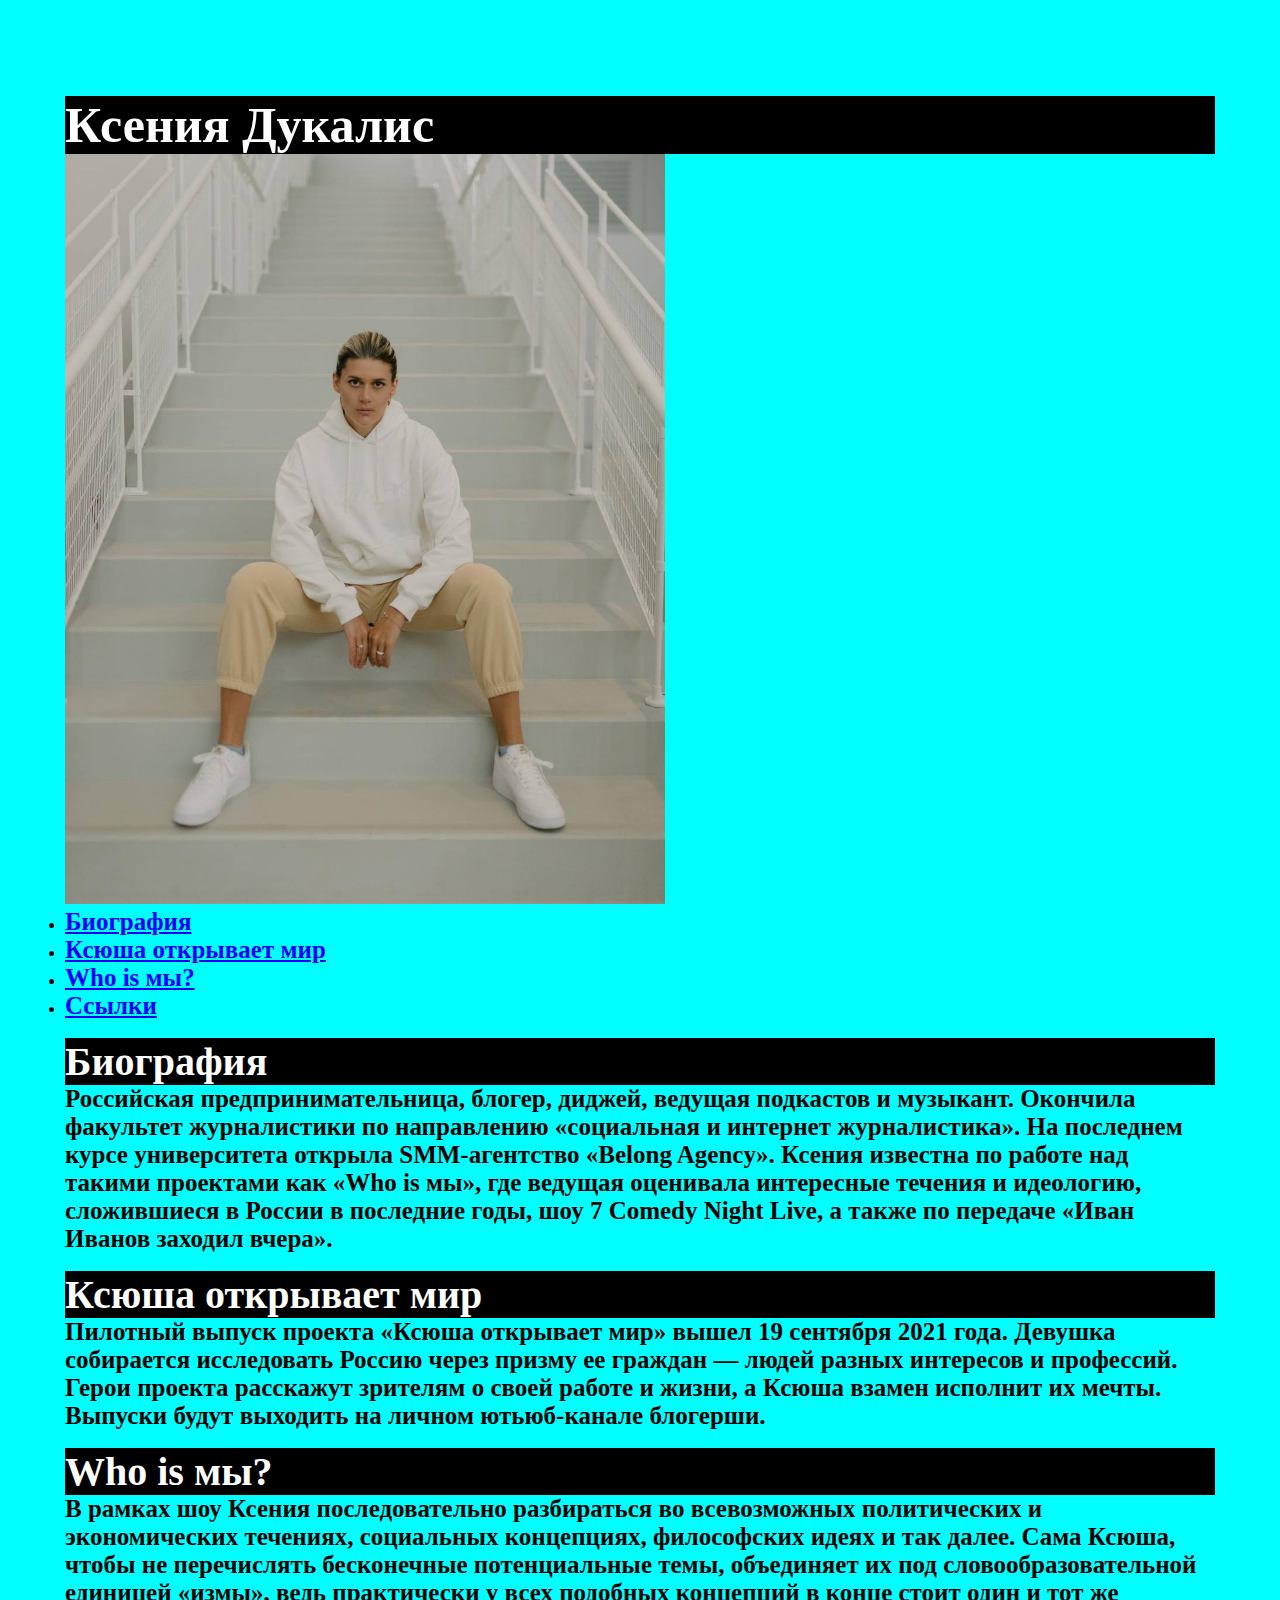
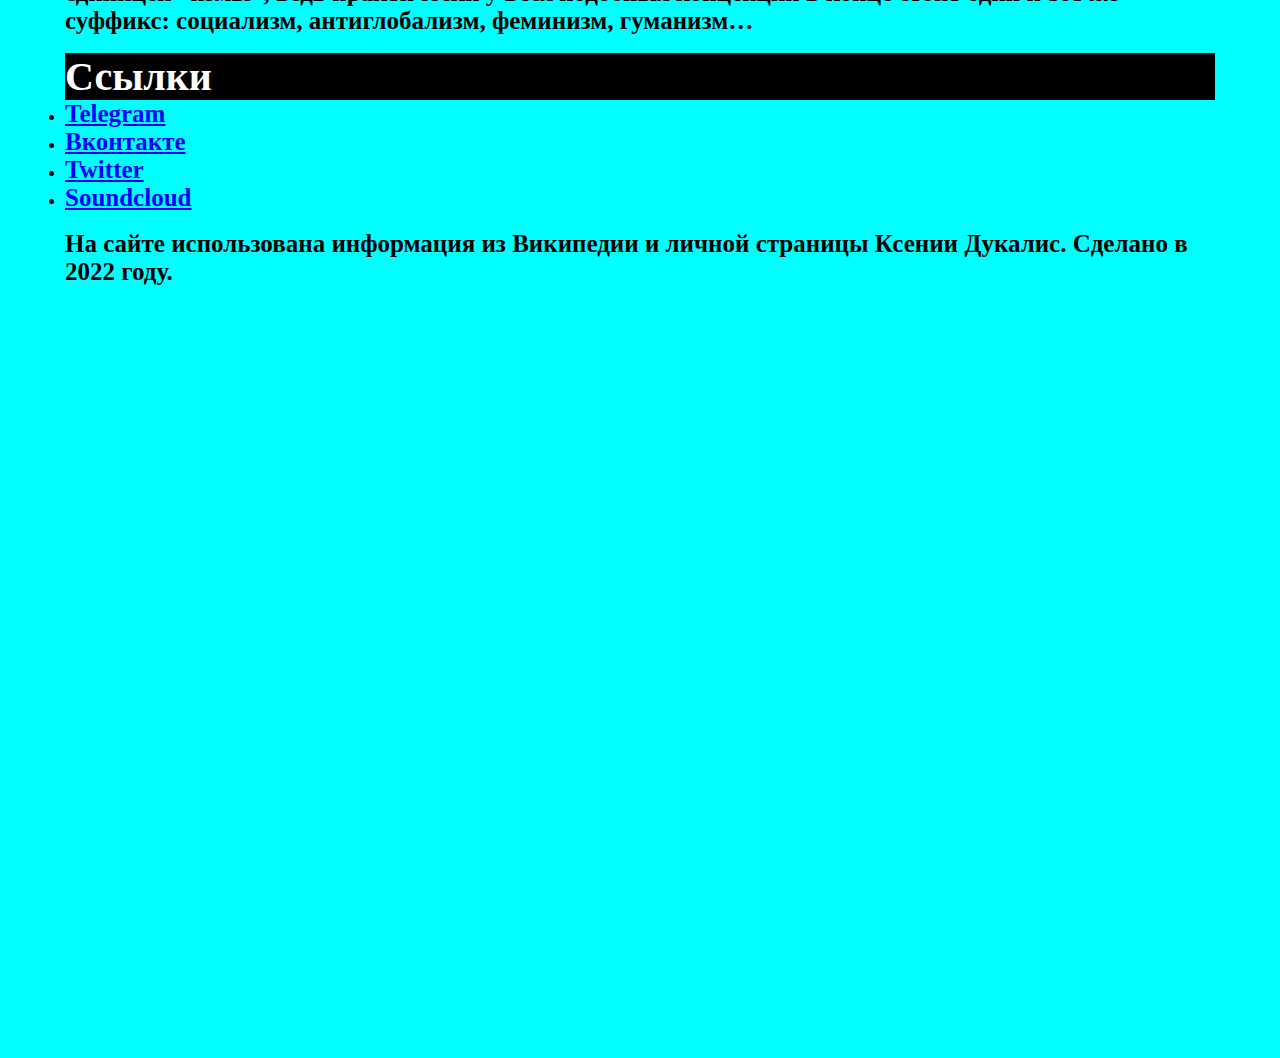
<file: 1_practice/index.html>
<!DOCTYPE html>
<html lang="en">
<head>
    <meta charset="UTF-8">
    <meta http-equiv="X-UA-Compatible" content="IE=edge">
    <meta name="viewport" content="width=device-width, initial-scale=1.0">
    <link rel="stylesheet" href="styles.css">
    <title>Ксения Дукалис</title>
</head>
<body>
    <div class="page">
        <h1>Ксения Дукалис</h1>
        <img src="images/photo1.jfif" alt="Ksenia Dukalis">
        <ul>
            <strong>
                <li>
                    <a href="#bio">Биография</a>
                </li>
        
                <li>
                    <a href="#open-world">Ксюша открывает мир</a>
                </li>
        
                <li>
                    <a href="#who-is">Who is мы?</a>
                </li>
        
                <li>
                    <a href="#links">Ссылки</a>
                </li>
            </strong>
        </ul>
        </br>

        <h2  id="bio">Биография</h2>
        <p>
            <strong>
                Российская предпринимательница, блогер, диджей, ведущая подкастов и музыкант. 
                Окончила факультет журналистики по направлению «социальная и интернет журналистика». 
                На последнем курсе университета открыла SMM-агентство «Belong Agency».
                Ксения известна по работе над такими проектами как «Who is мы», 
                где ведущая оценивала интересные течения и идеологию, сложившиеся в России в последние годы, 
                шоу 7 Comedy Night Live, а также по передаче «Иван Иванов заходил вчера».
            </strong>
        </p>
        </br>

        <h2  id="open-world">Ксюша открывает мир</h2>
        <p>
            <strong>
                Пилотный выпуск проекта «Ксюша открывает мир» вышел 19 сентября 2021 года. 
                Девушка собирается исследовать Россию через призму ее граждан — людей разных интересов и профессий. 
                Герои проекта расскажут зрителям о своей работе и жизни, а Ксюша взамен исполнит их мечты. 
                Выпуски будут выходить на личном ютьюб-канале блогерши.
            </strong>
        </p>
        </br>

        <h2 id="who-is">Who is мы?</h2>
        <p>
            <strong>
                В рамках шоу Ксения последовательно разбираться во всевозможных политических и экономических течениях, 
                социальных концепциях, философских идеях и так далее. Сама Ксюша, чтобы не перечислять бесконечные 
                потенциальные темы, объединяет их под словообразовательной единицей «измы», ведь практически у всех 
                подобных концепций в конце стоит один и тот же суффикс: социализм, антиглобализм, феминизм, гуманизм…
            </strong>
        </p>
        </br>

        <h2 id="links">Ссылки</h2>
        <ul>
            <strong>
                <li>
                    <a href="https://t.me/dukaliti" id="telegram">Telegram</a>
                </li>            
                    
                <li>
                    <a href="https://vk.com/k.dukalis" id="vk">Вконтакте</a>
                </li>
        
                <li>
                    <a href="https://twitter.com/kdukalis" id="twitter">Twitter</a>
                </li>
        
                <li>
                    <a href="https://soundcloud.com/kdukalis" id="soundcloud">Soundcloud</a>
                </li>
            </strong>
        </ul>
        </br>
        
        <footer>
            <p>
                <strong>
                    На сайте использована информация из Википедии и личной страницы Ксении Дукалис. Сделано в 2022 году.
                </strong>
            </p>
        </footer>
    </div>
    

</body>
</html>
</file>
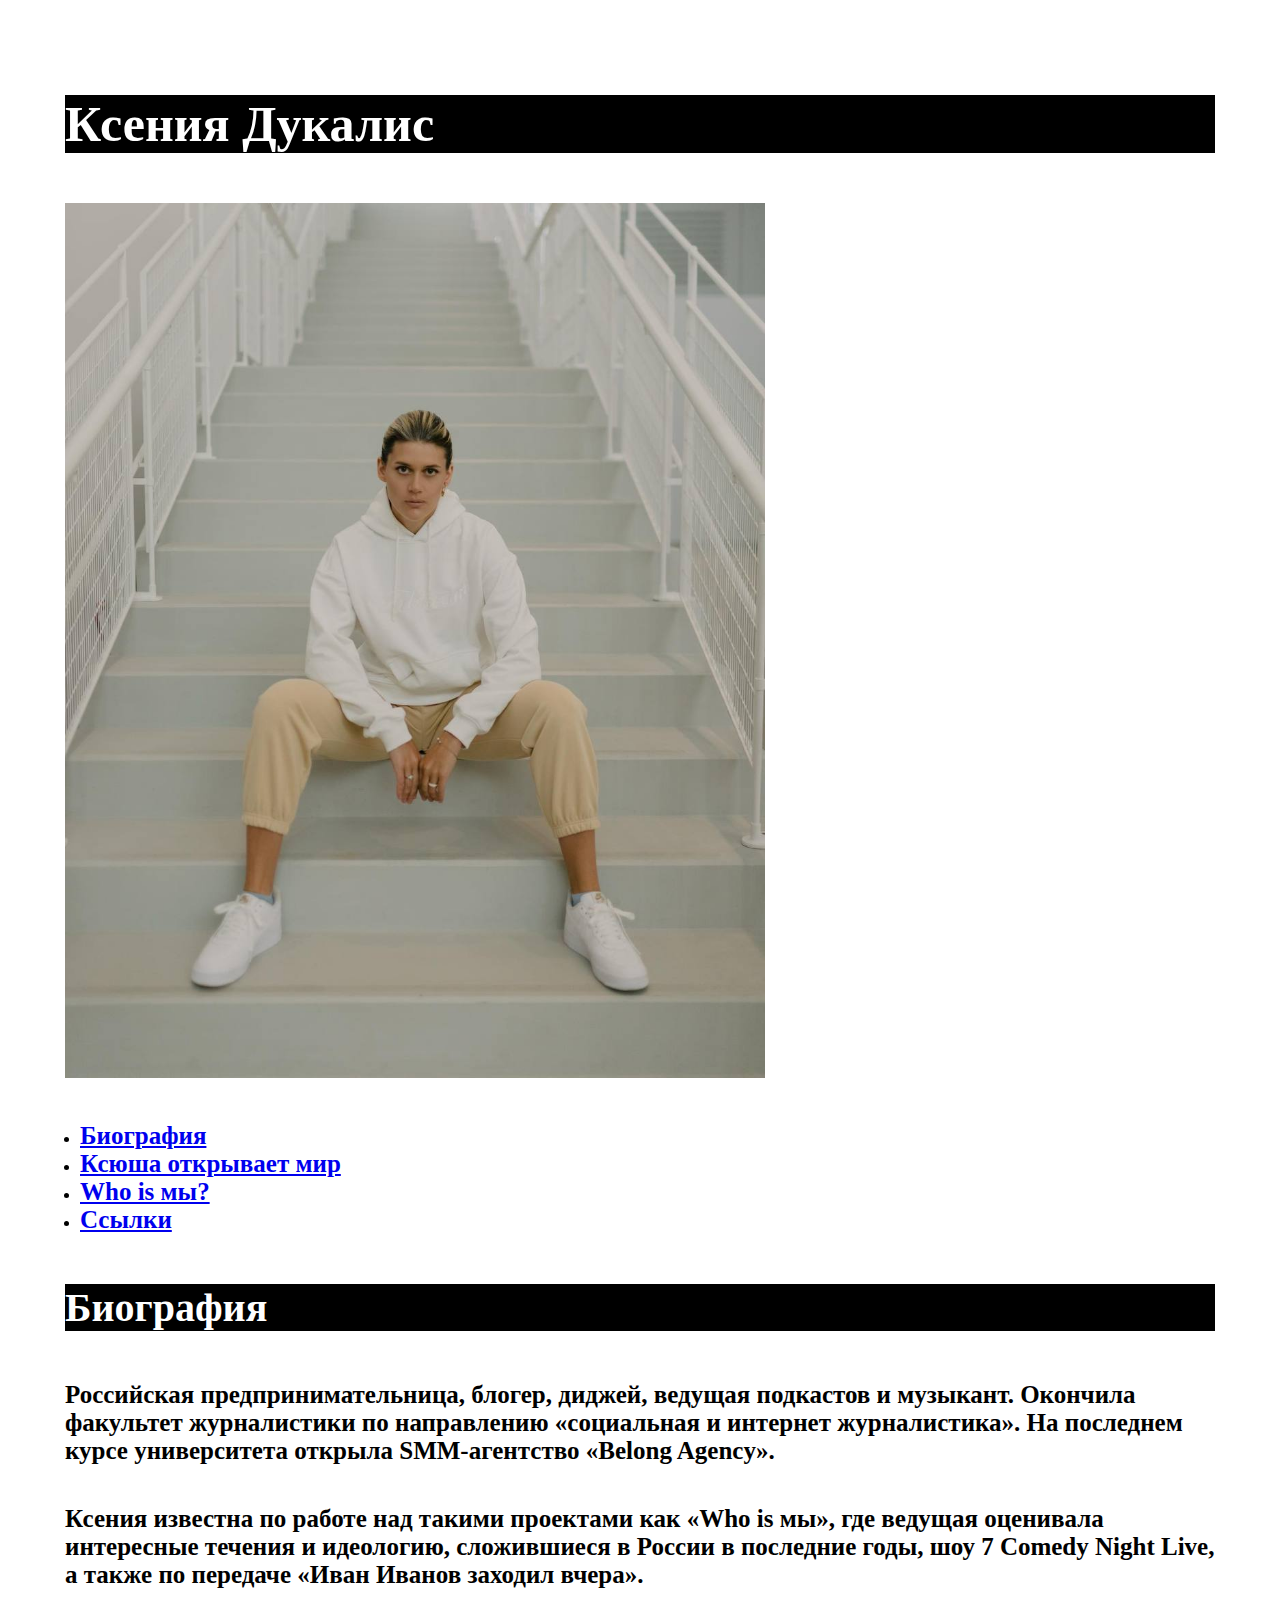
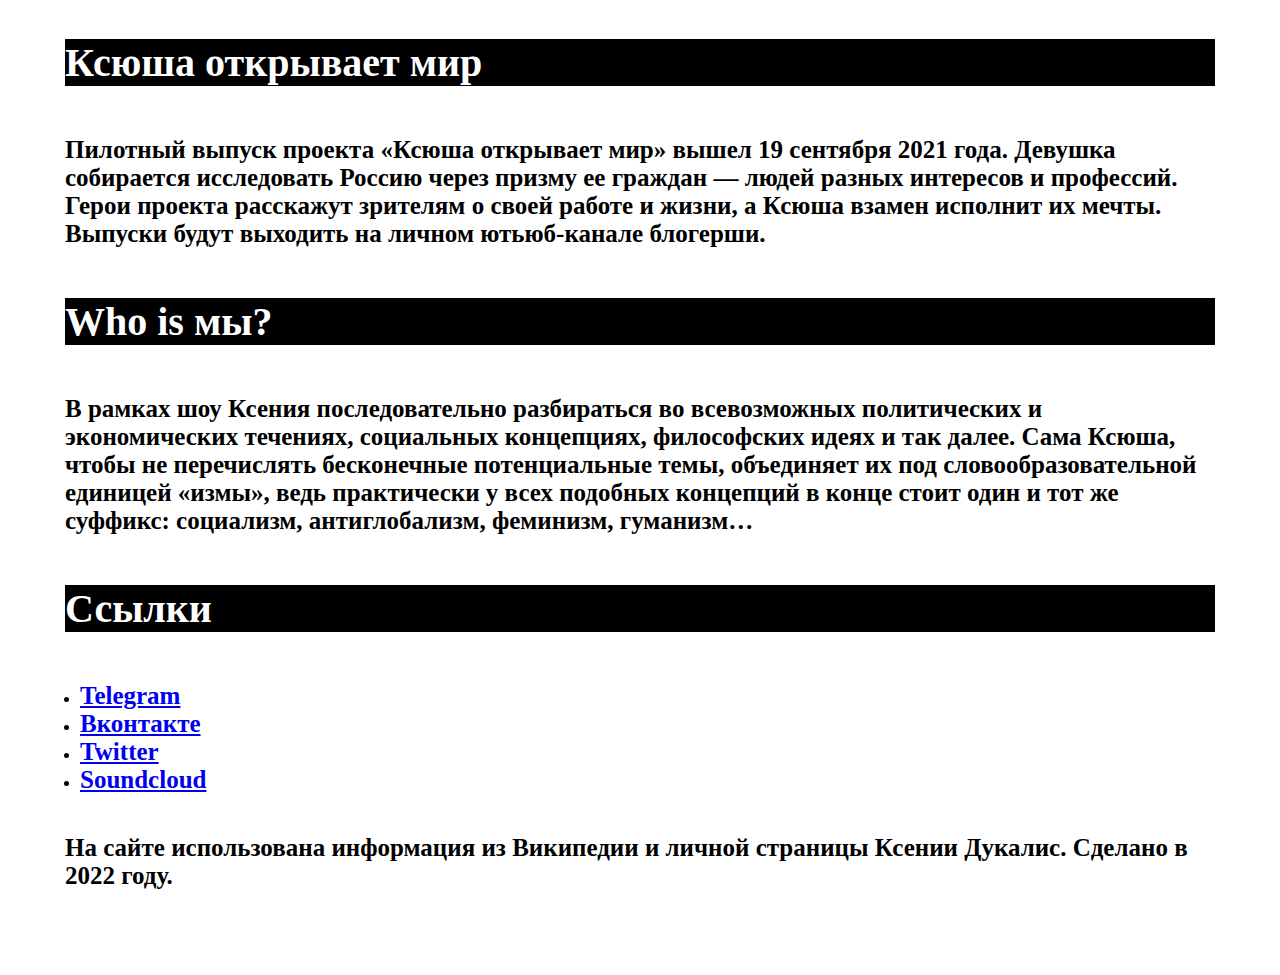
<file: 2_practice/index.html>
<!DOCTYPE html>
<html lang="en">
<head>
    <meta charset="UTF-8">
    <meta http-equiv="X-UA-Compatible" content="IE=edge">
    <meta name="viewport" content="width=device-width, initial-scale=1.0">
    <link rel="stylesheet" href="styles.css">
    <title>Ксения Дукалис</title>
</head>
<body>
    <div class="page">
        <h1>Ксения Дукалис</h1>
        <img src="images/photo1.jfif" alt="Ksenia Dukalis">

        <div class="navigation">
            <ul>
                <li>
                    <a href="#bio">Биография</a>
                </li>
            
                <li>
                    <a href="#open-world">Ксюша открывает мир</a>
                </li>
            
                <li>
                    <a href="#who-is">Who is мы?</a>
                </li>
            
                <li>
                    <a href="#links">Ссылки</a>
                </li>
            </ul>
        </div>

        <div class="content">
            <h2  id="bio">Биография</h2>
            <p>
                Российская предпринимательница, блогер, диджей, ведущая подкастов и музыкант. 
                Окончила факультет журналистики по направлению «социальная и интернет журналистика». 
                На последнем курсе университета открыла SMM-агентство «Belong Agency».
            </p>    
            <p>
                Ксения известна по работе над такими проектами как «Who is мы», 
                где ведущая оценивала интересные течения и идеологию, сложившиеся в России в последние годы, 
                шоу 7 Comedy Night Live, а также по передаче «Иван Иванов заходил вчера».
            </p>
            
            <h2  id="open-world">Ксюша открывает мир</h2>
            <p>
                Пилотный выпуск проекта «Ксюша открывает мир» вышел 19 сентября 2021 года. 
                Девушка собирается исследовать Россию через призму ее граждан — людей разных интересов и профессий. 
                Герои проекта расскажут зрителям о своей работе и жизни, а Ксюша взамен исполнит их мечты. 
                Выпуски будут выходить на личном ютьюб-канале блогерши.
            </p>

            <h2 id="who-is">Who is мы?</h2>
            <p>
                В рамках шоу Ксения последовательно разбираться во всевозможных политических и экономических течениях, 
                социальных концепциях, философских идеях и так далее. Сама Ксюша, чтобы не перечислять бесконечные 
                потенциальные темы, объединяет их под словообразовательной единицей «измы», ведь практически у всех 
                подобных концепций в конце стоит один и тот же суффикс: социализм, антиглобализм, феминизм, гуманизм…
            </p>
        </div>
        
        <div class="contacts">
            <h2 id="links">Ссылки</h2>
            <ul>
                <li>
                    <a href="https://t.me/dukaliti" id="telegram">Telegram</a>
                </li>            
                    
                <li>
                    <a href="https://vk.com/k.dukalis" id="vk">Вконтакте</a>
                </li>
        
                <li>
                    <a href="https://twitter.com/kdukalis" id="twitter">Twitter</a>
                </li>
        
                <li>
                    <a href="https://soundcloud.com/kdukalis" id="soundcloud">Soundcloud</a>
                </li>
            </ul>
        </div>

        <p>
            На сайте использована информация из Википедии и личной страницы Ксении Дукалис. Сделано в 2022 году.
        </p>
    </div>
</div>
</body>
</html>
</file>
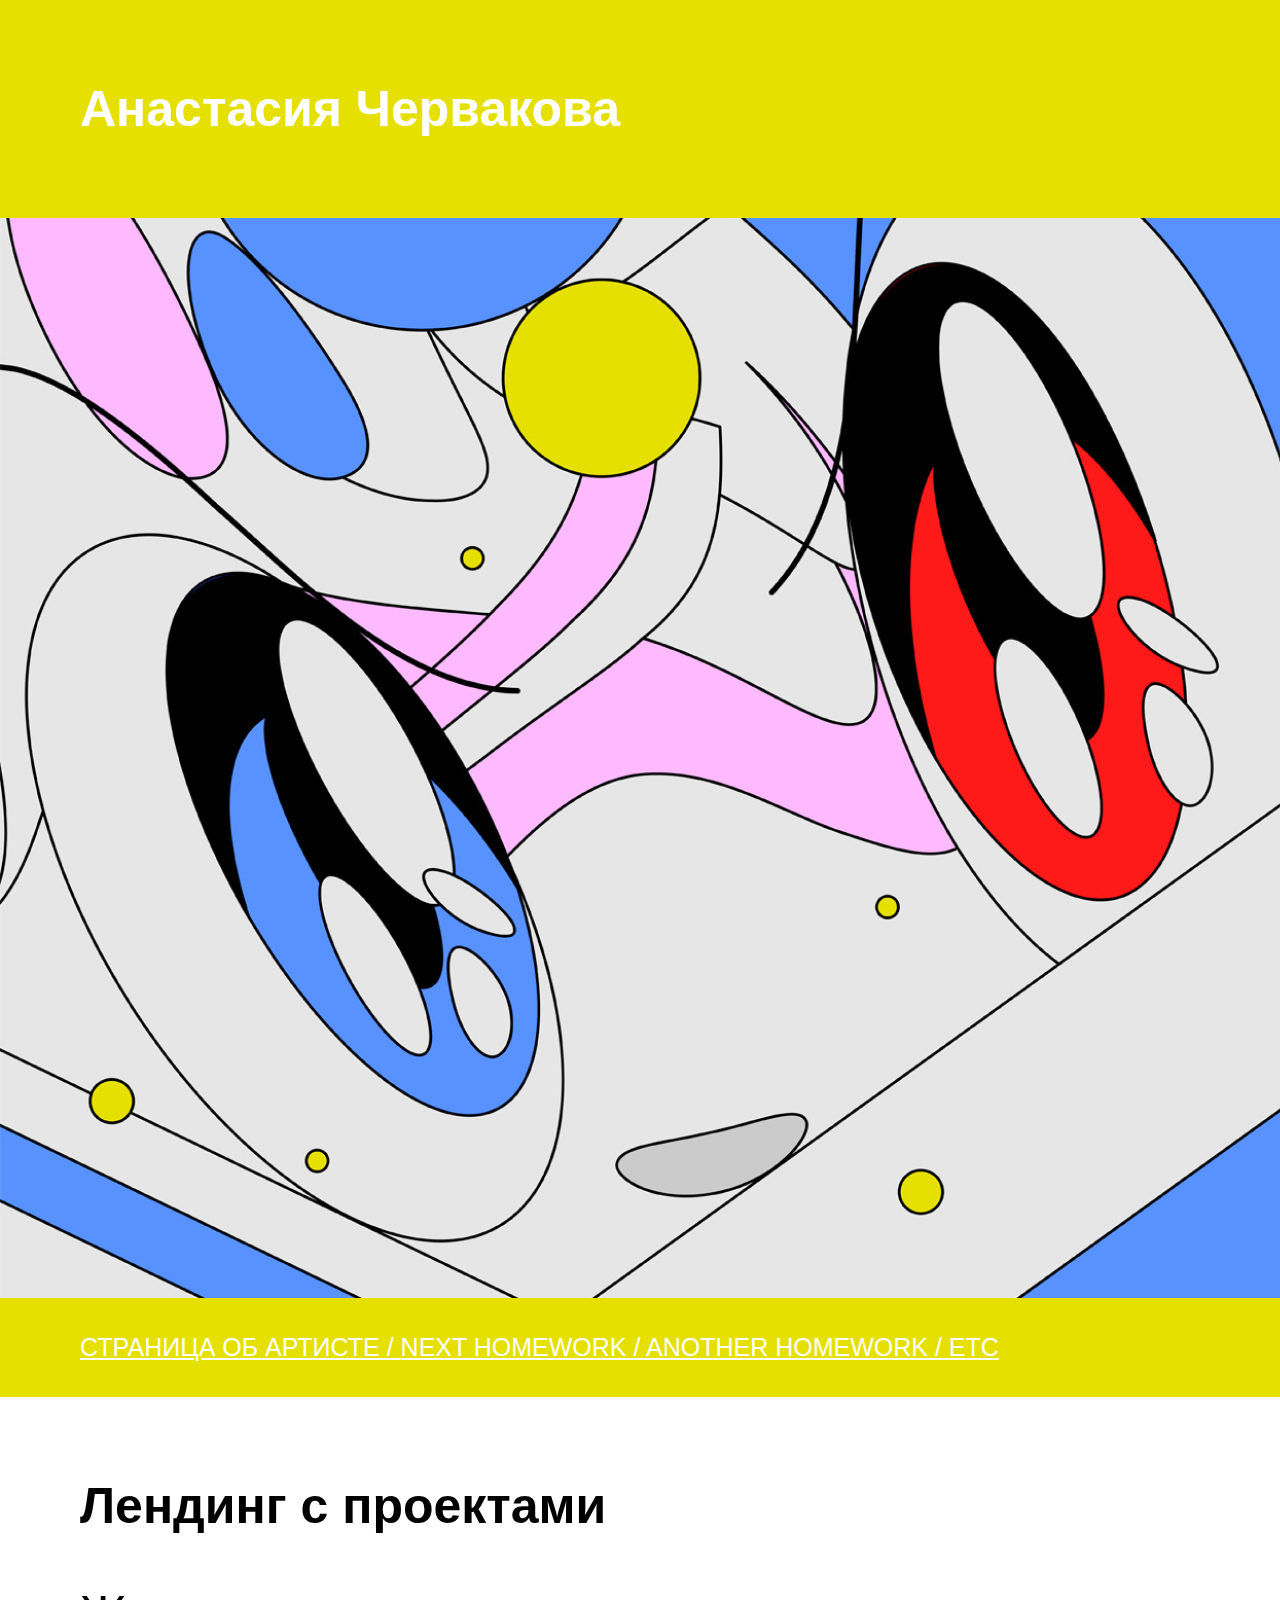
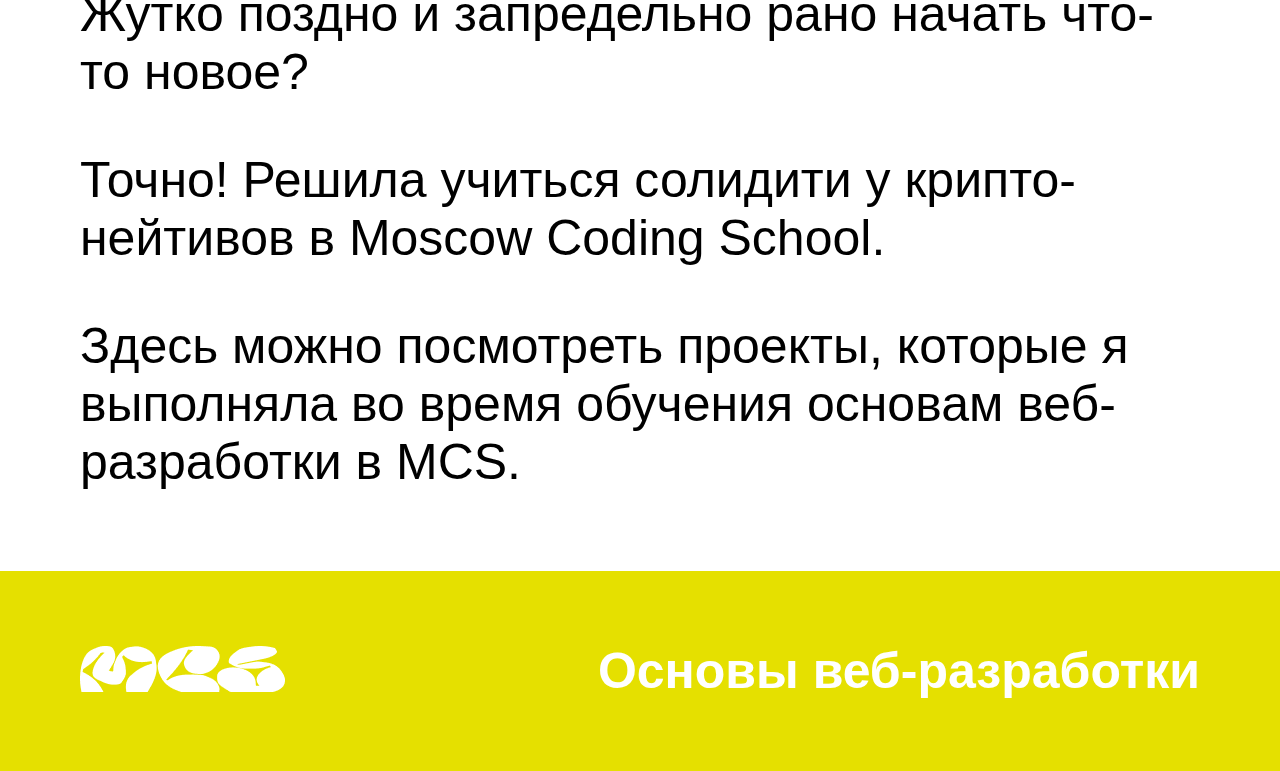
<file: 3_practice/index.html>
<!DOCTYPE html>
<html lang="en">
<head>
    <meta charset="UTF-8">
    <meta http-equiv="X-UA-Compatible" content="IE=edge">
    <meta name="viewport" content="width=device-width, initial-scale=1.0">
    <link rel="stylesheet" href="styles.css">
    <title>Landing</title>
</head>
<body>
    <div class="page">

        <div class="header yellow">
            <p>Анастасия Червакова</p>
        </div>

        <div class="image"></div>

        <div class="links yellow">
            <a href="../2_practice/index.html">СТРАНИЦА ОБ АРТИСТЕ / </a>
            <a href="../4_practice/index.html">NEXT HOMEWORK / </a>
            <a href=""> ANOTHER HOMEWORK / </a>
            <a href=""> ETC</a>   
        </div>

    
        <div class="about">
            <p>Лендинг с проектами</p>

            <p>
                Жутко поздно и запредельно рано начать что-то новое? 
            </p>
    
            <p>
                Точно! Решила учиться солидити у крипто-нейтивов в Moscow Coding School.
            </p>
            
            <p>
                Здесь можно посмотреть проекты, которые я выполняла во время обучения основам
                веб-разработки в MCS.
            </p>
        </div>
    
        <div class="footer yellow">
            <div class="logo">
                <img src="images/logo.png">
            </div>

            <div class="info">
                <p>Основы веб-разработки</p>
            </div>
        </div>

    </div>
</body>
</html>
</file>
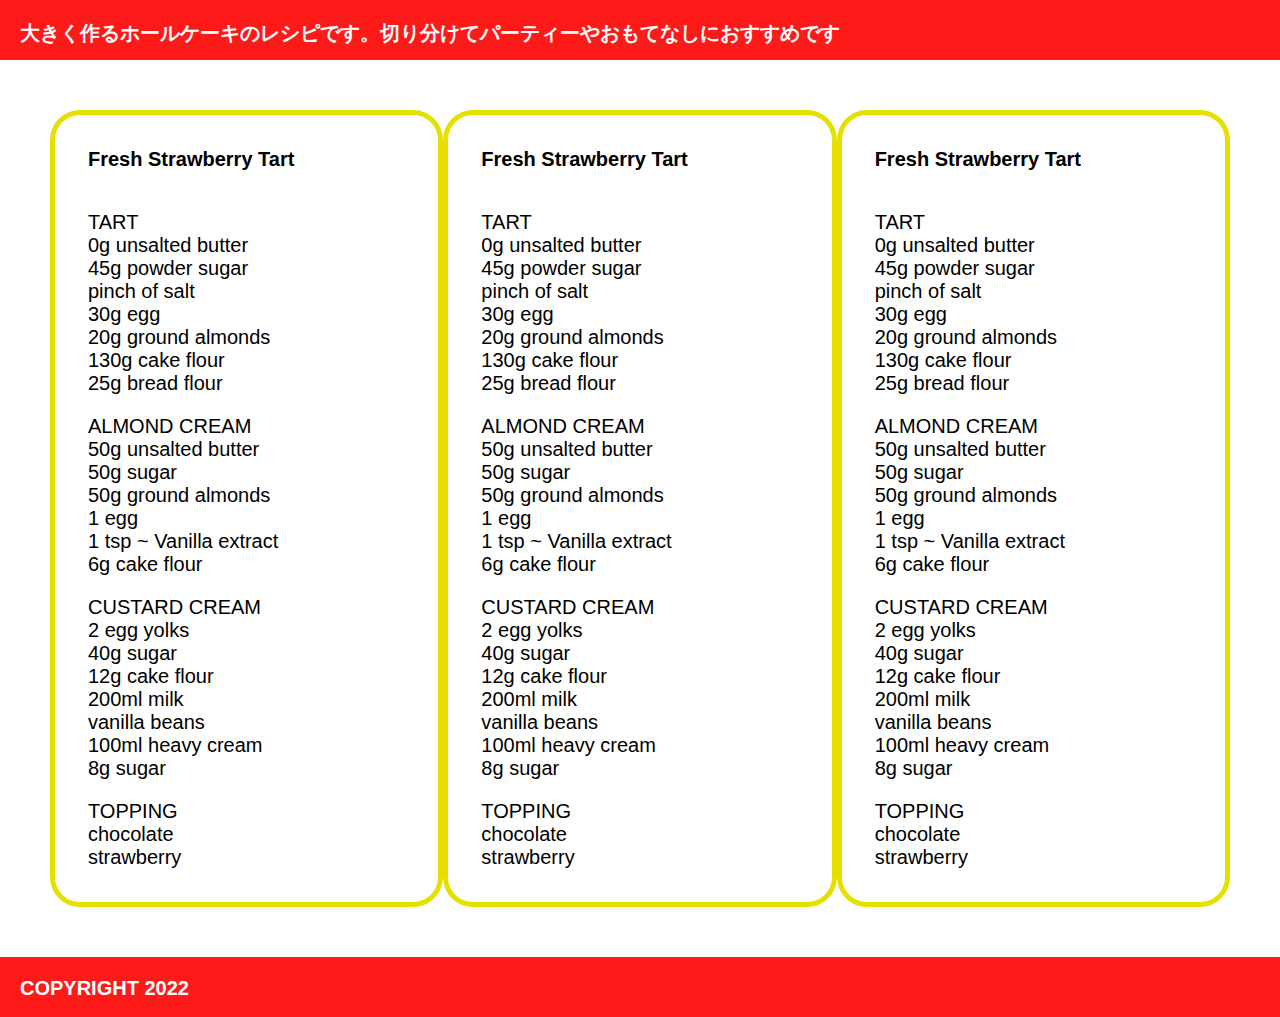
<file: 4_practice/index.html>
<!DOCTYPE html>
<html lang="en">
<head>
    <meta charset="UTF-8">
    <meta http-equiv="X-UA-Compatible" content="IE=edge">
    <meta name="viewport" content="width=device-width, initial-scale=1.0">
    <link rel="stylesheet" href="styles.css">
    <title>Document</title>
</head>
<body>
    <div class="page">
        <div class="header red">
            <p>
                大きく作るホールケーキのレシピです。切り分けてパーティーやおもてなしにおすすめです
            </p>
        </div>
    
        <div class="content">
            <div>
                <p> 
                    Fresh Strawberry Tart
                </p>
    
                <ul>
                    <li class="titul">TART</li>
                    <li>0g unsalted butter</li>
                    <li>45g powder sugar</li>
                    <li>pinch of salt</li>
                    <li>30g egg</li>
                    <li>20g ground almonds</li>
                    <li>130g cake flour</li>
                    <li>25g bread flour</li>
                </ul>
    
                <ul>
                    <li class="titul">ALMOND CREAM</li>
                    <li>50g unsalted butter</li>
                    <li>50g sugar</li>
                    <li>50g ground almonds</li>
                    <li>1 egg</li>
                    <li>1 tsp ~ Vanilla extract</li>
                    <li>6g cake flour</li>
                </ul>
    
                <ul>
                    <li class="titul">CUSTARD CREAM</li>
                    <li>2 egg yolks</li>
                    <li>40g sugar</li>
                    <li>12g cake flour</li>
                    <li>200ml milk</li>
                    <li>vanilla beans</li>
                    <li>100ml heavy cream</li>
                    <li>8g sugar</li>
                </ul>
    
                <ul>
                    <li class="titul">TOPPING</li>
                    <li>chocolate</li>
                    <li>strawberry</li>
                </ul>
            </div>
    
            <div>
                <p> 
                    Fresh Strawberry Tart
                </p>
    
                <ul>
                    <li class="titul">TART</li>
                    <li>0g unsalted butter</li>
                    <li>45g powder sugar</li>
                    <li>pinch of salt</li>
                    <li>30g egg</li>
                    <li>20g ground almonds</li>
                    <li>130g cake flour</li>
                    <li>25g bread flour</li>
                </ul>
    
                <ul>
                    <li class="titul">ALMOND CREAM</li>
                    <li>50g unsalted butter</li>
                    <li>50g sugar</li>
                    <li>50g ground almonds</li>
                    <li>1 egg</li>
                    <li>1 tsp ~ Vanilla extract</li>
                    <li>6g cake flour</li>
                </ul>
    
                <ul>
                    <li class="titul">CUSTARD CREAM</li>
                    <li>2 egg yolks</li>
                    <li>40g sugar</li>
                    <li>12g cake flour</li>
                    <li>200ml milk</li>
                    <li>vanilla beans</li>
                    <li>100ml heavy cream</li>
                    <li>8g sugar</li>
                </ul>
    
                <ul>
                    <li class="titul">TOPPING</li>
                    <li>chocolate</li>
                    <li>strawberry</li>
                </ul>
            </div>

            <div>
                <p> 
                    Fresh Strawberry Tart
                </p>
    
                <ul>
                    <li class="titul">TART</li>
                    <li>0g unsalted butter</li>
                    <li>45g powder sugar</li>
                    <li>pinch of salt</li>
                    <li>30g egg</li>
                    <li>20g ground almonds</li>
                    <li>130g cake flour</li>
                    <li>25g bread flour</li>
                </ul>
    
                <ul>
                    <li class="titul">ALMOND CREAM</li>
                    <li>50g unsalted butter</li>
                    <li>50g sugar</li>
                    <li>50g ground almonds</li>
                    <li>1 egg</li>
                    <li>1 tsp ~ Vanilla extract</li>
                    <li>6g cake flour</li>
                </ul>
    
                <ul>
                    <li class="titul">CUSTARD CREAM</li>
                    <li>2 egg yolks</li>
                    <li>40g sugar</li>
                    <li>12g cake flour</li>
                    <li>200ml milk</li>
                    <li>vanilla beans</li>
                    <li>100ml heavy cream</li>
                    <li>8g sugar</li>
                </ul>
    
                <ul>
                    <li class="titul">TOPPING</li>
                    <li>chocolate</li>
                    <li>strawberry</li>
                </ul>
            </div>
        </div>
    
        <div class="footer red">
            <p>
                COPYRIGHT 2022
            </p>
        </div>    
        
    </div>
</body>
</html>
</file>
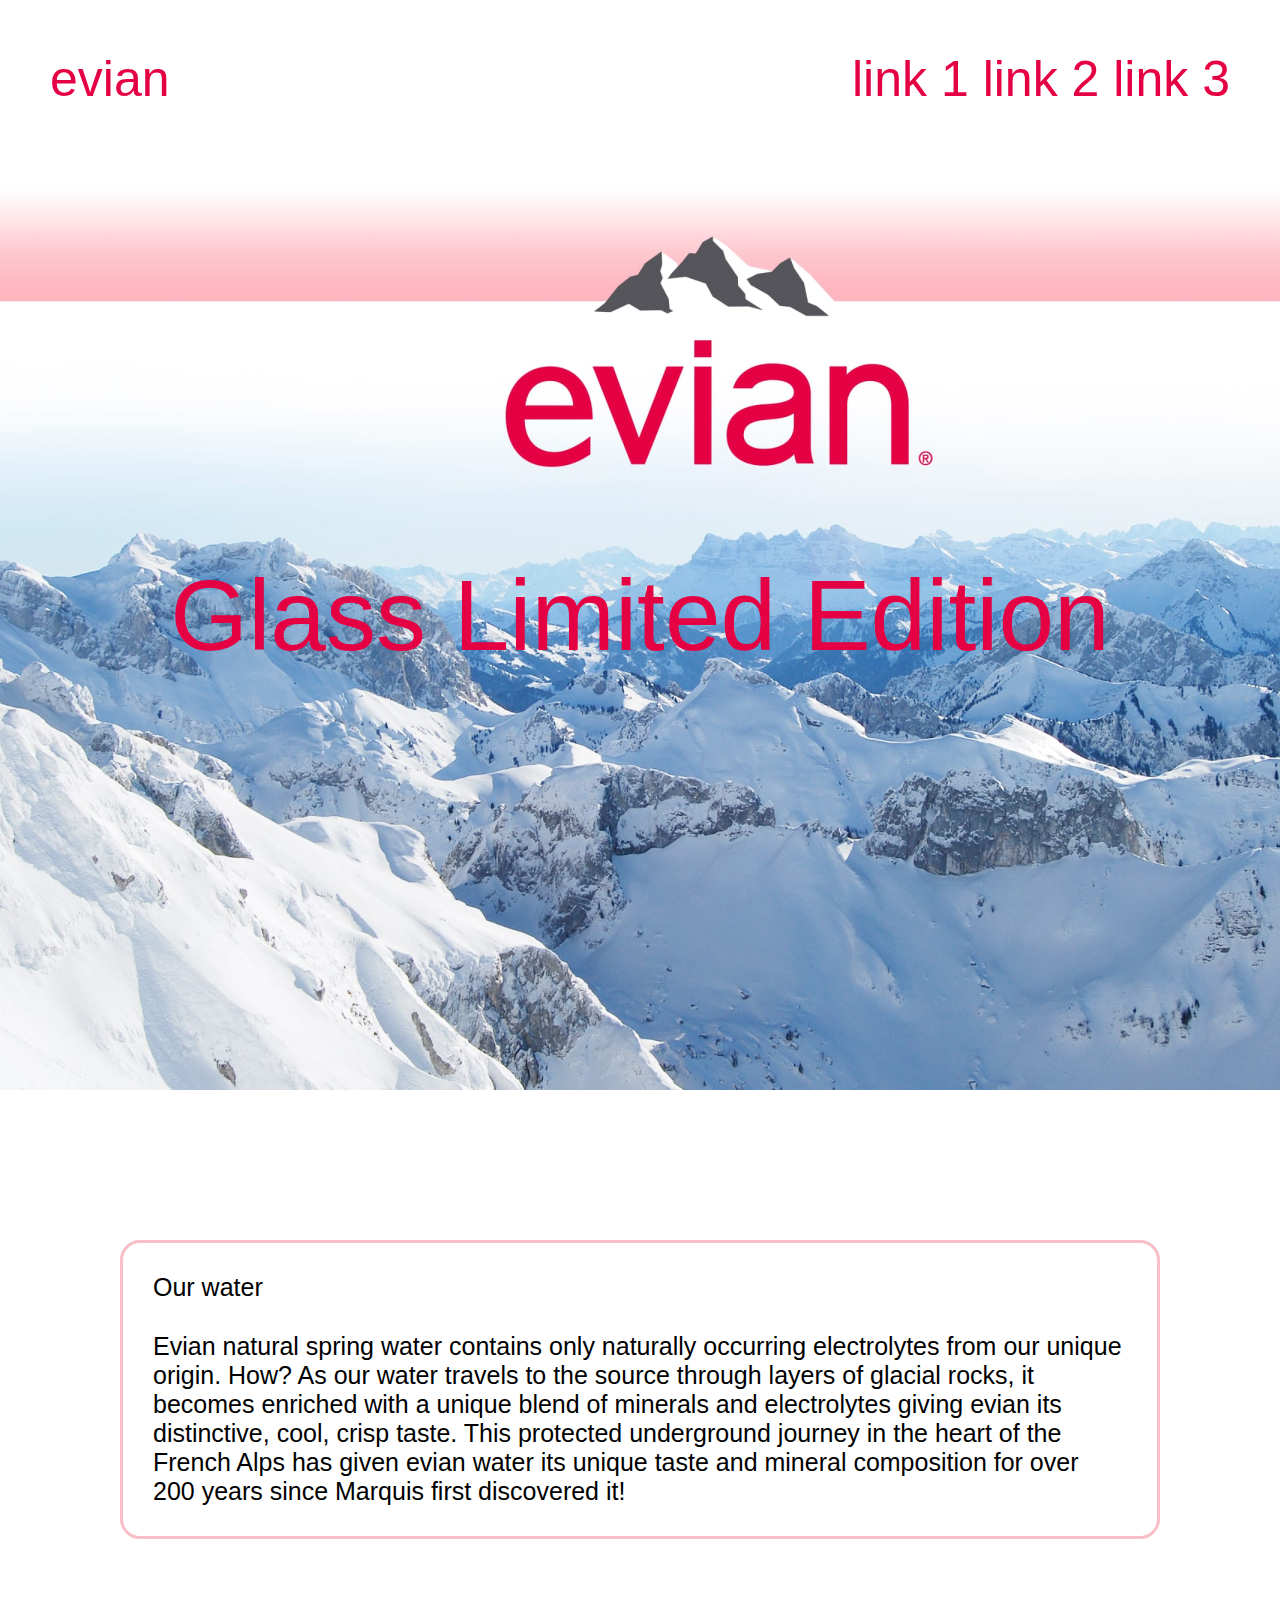
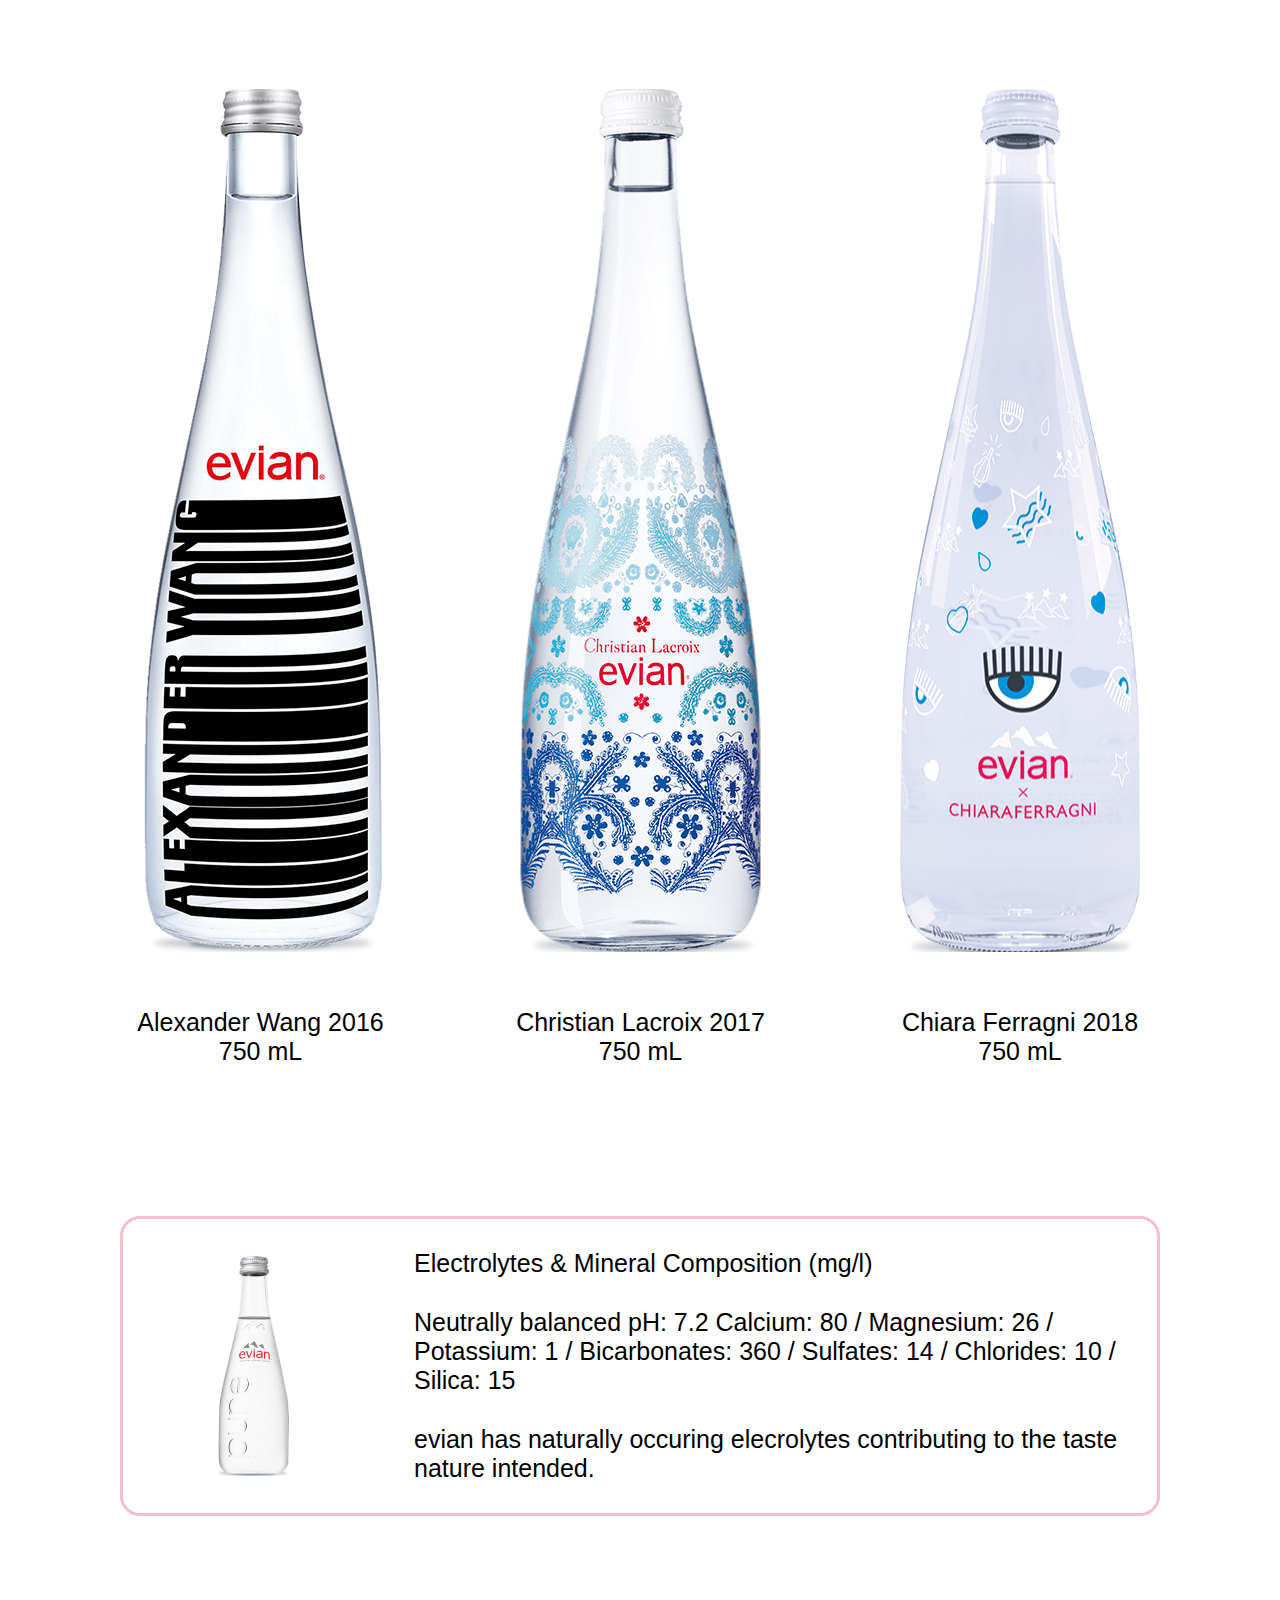
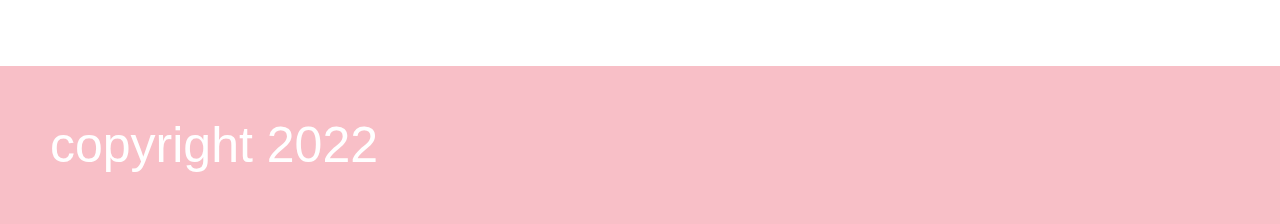
<file: 5_practice/index.html>
<!DOCTYPE html>
<html lang="en">
<head>
    <meta charset="UTF-8">
    <meta http-equiv="X-UA-Compatible" content="IE=edge">
    <meta name="viewport" content="width=device-width, initial-scale=1.0">
    <link rel="stylesheet" href="styles.css">
    <title>Evian</title>
</head>
<body>
    <div class="header">
        <p>evian</p>
        <ul class="menu">
            <li><a href="#">link 1</a></li>
            <li><a href="#">link 2</a></li>
            <li><a href="#">link 3</a></li>
        </ul>
    </div>
    
    <div class="hero">
        <p>Glass Limited Edition</p>
    </div>

    <div class="content">
        <div class="info-1 info-block">
            <p>
                Our water
            </p>
            <p>
                Evian natural spring water contains only naturally occurring electrolytes 
                from our unique origin. How? As our water travels to the source through 
                layers of glacial rocks, it becomes enriched with a unique blend of minerals 
                and electrolytes giving evian its distinctive, cool, crisp taste. This 
                protected underground journey in the heart of the French Alps has given 
                evian water its unique taste and mineral composition for over 200 years 
                since Marquis first discovered it!
            </p>
        </div>

        <div class="products">
            <div>
                <img src="images/wang.jpg">
                <p>
                    Alexander Wang 2016</br>
                    750 mL
                </p>
            </div>
            <div>
                <img src="images/blue.jpg">
                <p>
                    Christian Lacroix 2017</br>
                    750 mL
                </p>
            </div>
            <div>
                <img src="images/chiara.jpg">
                <p>
                    Chiara Ferragni 2018</br>
                    750 mL
                </p>
            </div>
        </div>

        <div class="info-2 info-block">
            <img src="images/glass.jpg">
            <div>
                <p>
                    Electrolytes & Mineral Composition (mg/l)
                </p>
                <p>
                    Neutrally balanced pH: 7.2
                    Calcium: 80 / Magnesium: 26 / Potassium: 1 /
                    Bicarbonates: 360 / Sulfates: 14 / Chlorides: 10 / Silica: 15
                </p>
                <p>
                    evian has naturally occuring elecrolytes contributing to the taste nature intended.
                </p>
            </div>
        </div>
    </div>

    <div class="footer">
        <p>
            copyright 2022
        </p>
    </div>

</body>
</html>
</file>
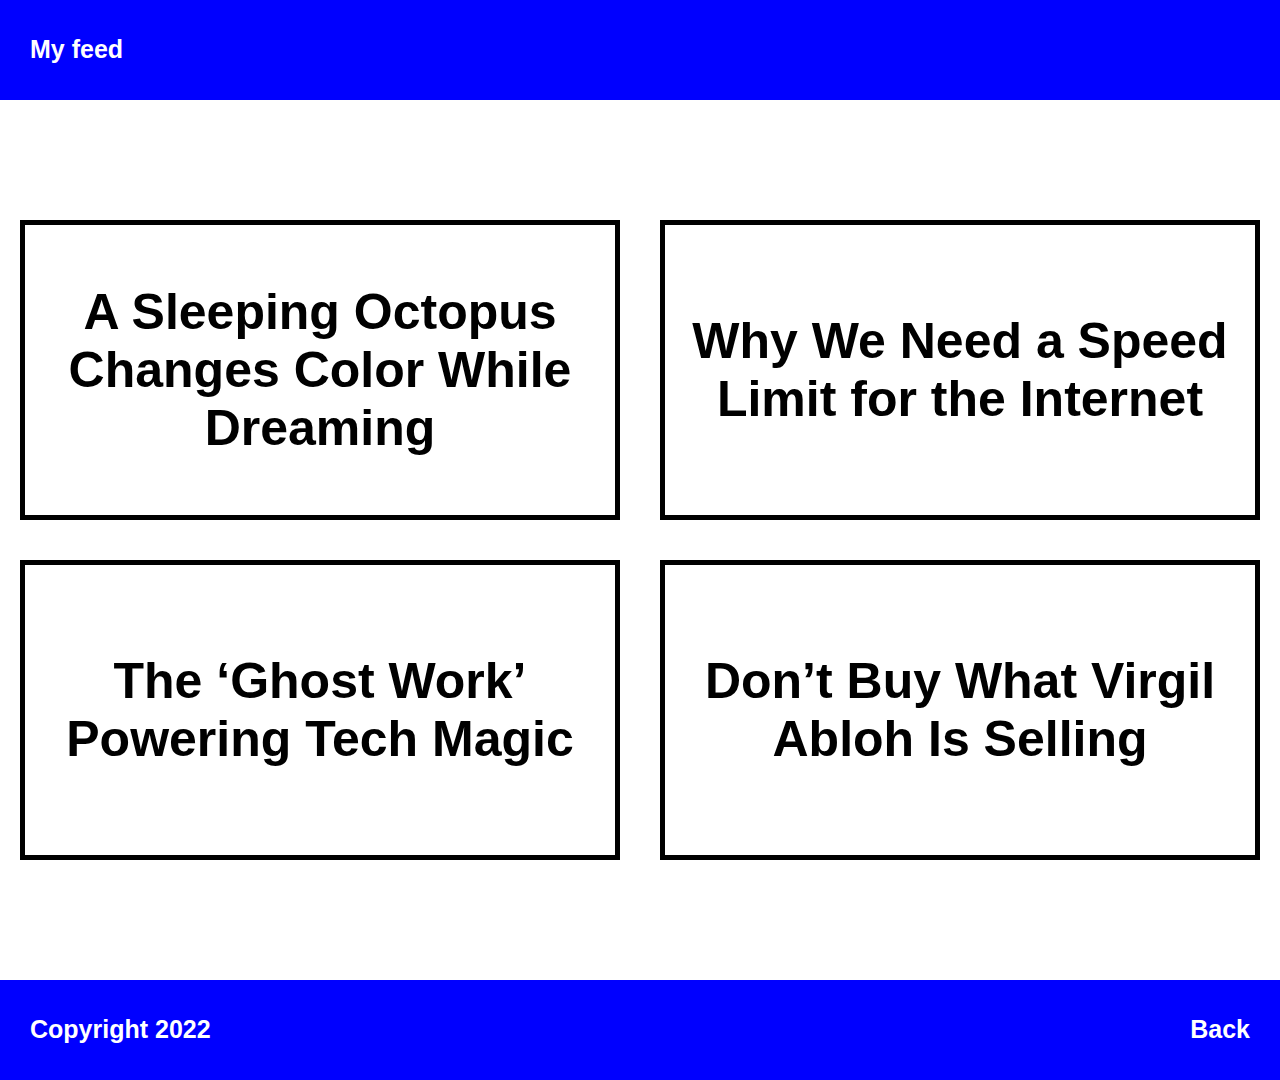
<file: 6_practice/index.html>
<!DOCTYPE html>
<html lang="en">
<head>
    <meta charset="UTF-8">
    <meta http-equiv="X-UA-Compatible" content="IE=edge">
    <meta name="viewport" content="width=device-width, initial-scale=1.0, maximum-scale=1.0"/>
    <link rel="stylesheet" href="styles.css">
    <title>My feed</title>
</head>
<body>
    <div class="header blue">
        <p>My feed</p>
    </div>

    <div class="content">
        <div class="article">
            <p>
                A Sleeping Octopus Changes Color While Dreaming
            </p>
        </div>

        <div class="article">
            <p>
                Why We Need a Speed Limit for the Internet
            </p>
        </div>

        <div class="article">
            <p>
                The ‘Ghost Work’ Powering Tech Magic
            </p>
        </div>

        <div class="article">
            <p>
                Don’t Buy What Virgil Abloh Is Selling
            </p>
        </div>
    </div>

    <div class="footer blue">
        <p>Copyright 2022</p>
        <p>Back</p>
    </div>
</body>
</html>
</file>
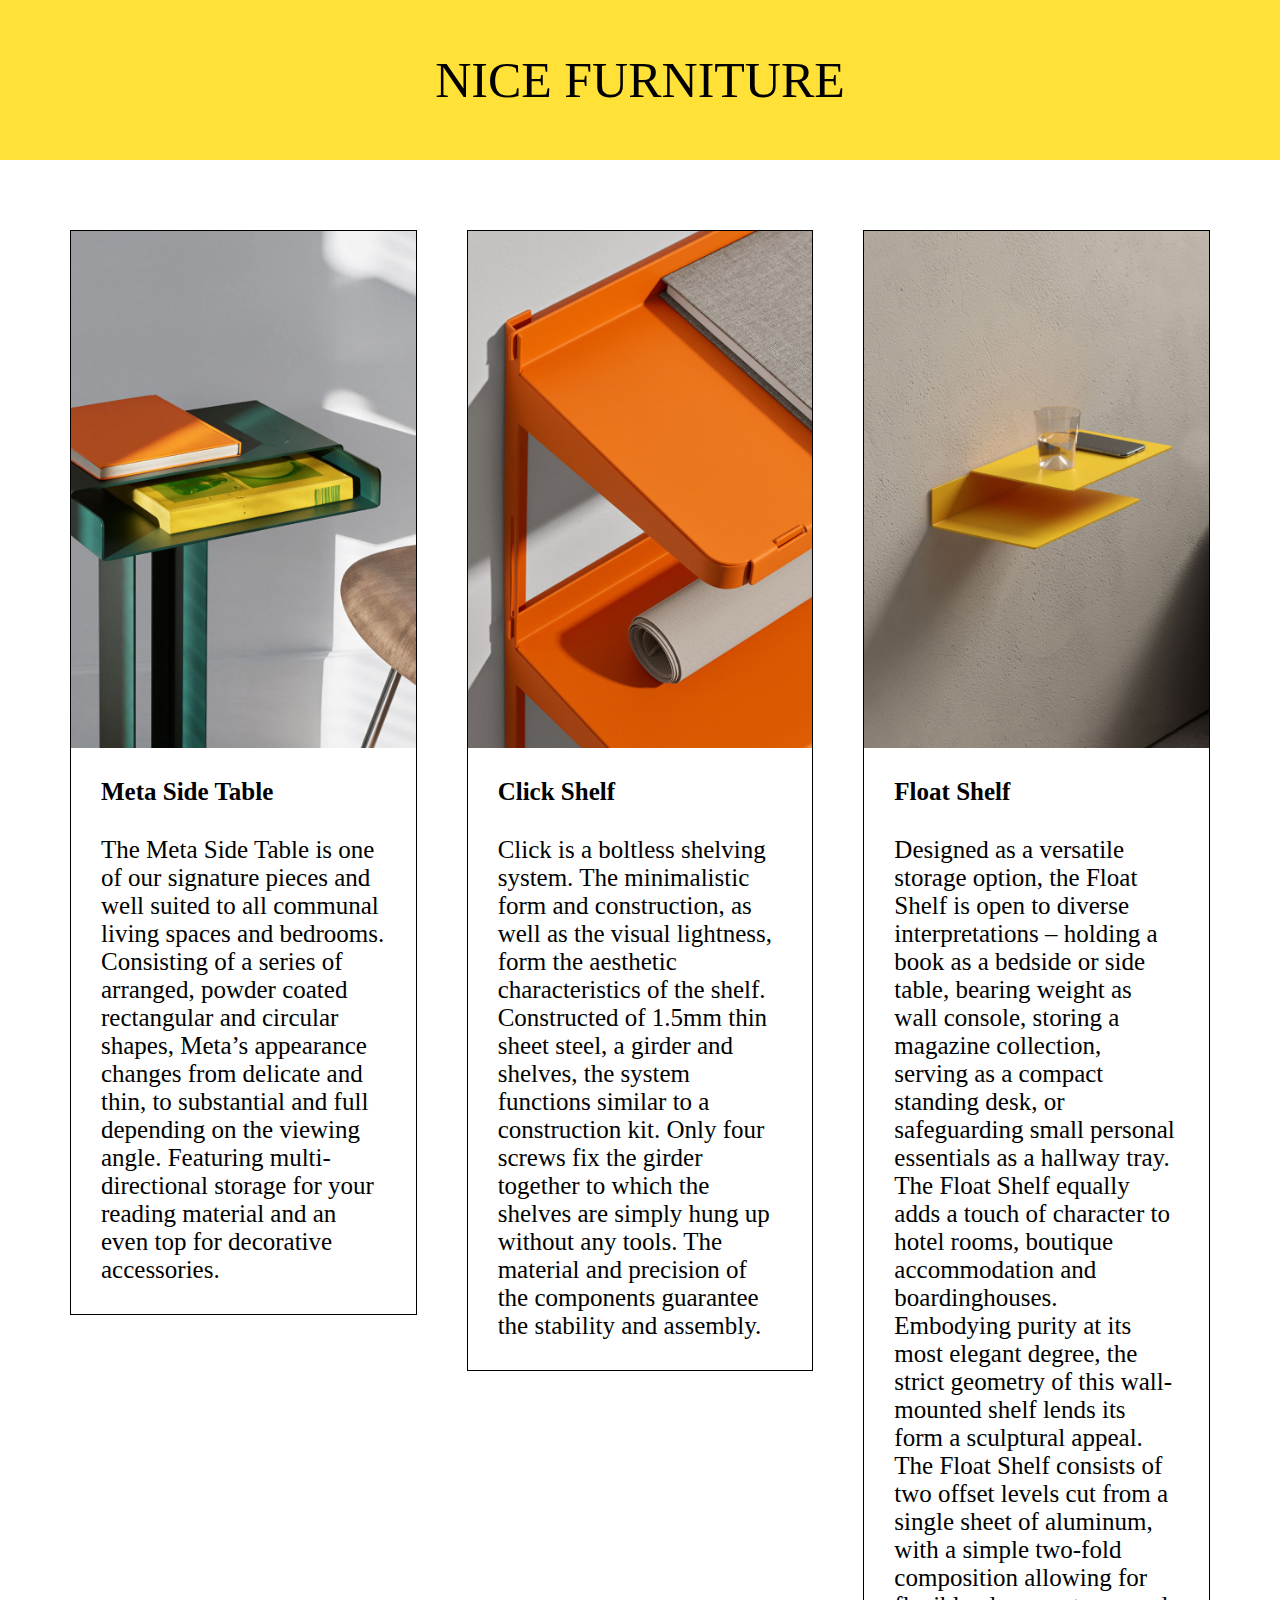
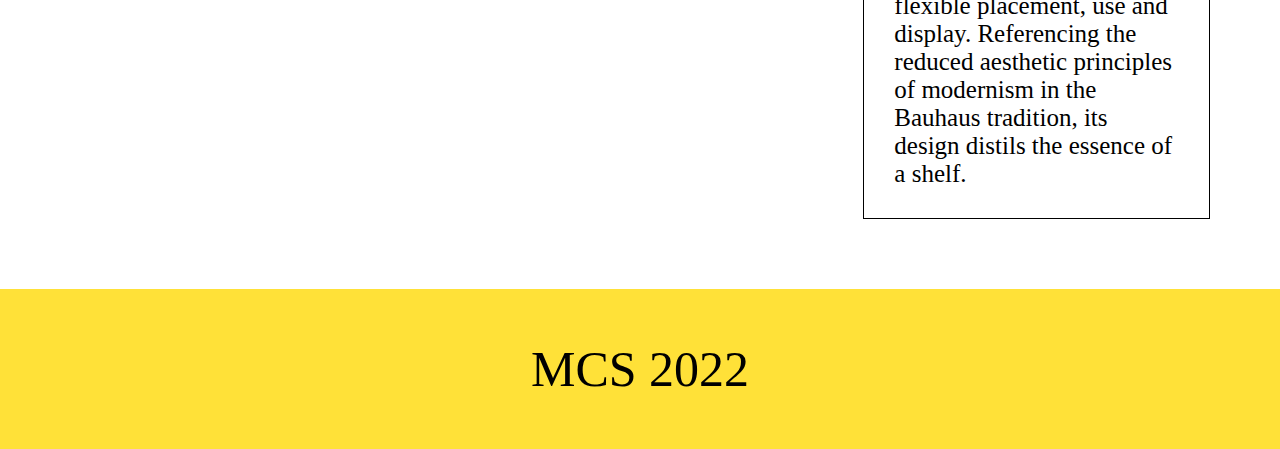
<file: 7_practice/index.html>
<!DOCTYPE html>
<html lang="en">
<head>
    <meta charset="UTF-8">
    <meta http-equiv="X-UA-Compatible" content="IE=edge">
    <meta name="viewport" content="width=device-width, initial-scale=1.0, maximum-scale=1.0">
    <link rel="stylesheet" href="styles.css">
    <title>Nice furniture</title>
</head>
<body>
    <div class="header yellow">
        <p>nice furniture</p>
    </div>

    <div class="content">
        <div class="block">
            <img src="images/1.jpg"
            srcset="images/1.jpg 1x, images/1_2x.jpg 2x"/>
            <div class="text">
                <p>Meta Side Table</p>
                <p>The Meta Side Table is one of our signature pieces and well suited to all communal living spaces and bedrooms. 
                Consisting of a series of arranged, powder coated rectangular and circular shapes, Meta’s appearance changes 
                from delicate and thin, to substantial and full depending on the viewing angle. Featuring multi-directional 
                storage for your reading material and an even top for decorative accessories.</p>
            </div>
        </div>
            
        <div class="block">
            <img src="images/2.jpg"
            srcset="images/2.jpg 1x, images/2_2x.jpg 2x">
            <div class="text">
                <p>Click Shelf</p>
                <p>Click is a boltless shelving system. The minimalistic form and construction, as well as the visual lightness, 
                    form the aesthetic characteristics of the shelf. Constructed of 1.5mm thin sheet steel, a girder and shelves, 
                    the system functions similar to a construction kit. Only four screws fix the girder together to which the shelves 
                    are simply hung up without any tools. The material and precision of the components guarantee the stability and 
                    assembly.</p>
            </div>
        </div>

        <div class="block">
            <img src="images/3.jpg"
            srcset="images/3.jpg 1x, images/3_2x.jpg 2x">
            <div class="text">
                <p>Float Shelf</p>
                <p>Designed as a versatile storage option, the Float Shelf is open to diverse interpretations – holding a book as a 
                    bedside or side table, bearing weight as wall console, storing a magazine collection, serving as a compact standing 
                    desk, or safeguarding small personal essentials as a hallway tray. The Float Shelf equally adds a touch of character 
                    to hotel rooms, boutique accommodation and boardinghouses. Embodying purity at its most elegant degree, the strict 
                    geometry of this wall-mounted shelf lends its form a sculptural appeal. The Float Shelf consists of two offset levels 
                    cut from a single sheet of aluminum, with a simple two-fold composition allowing for flexible placement, use and 
                    display. Referencing the reduced aesthetic principles of modernism in the Bauhaus tradition, its design distils the 
                    essence of a shelf.</p>
            </div>
        </div>
    </div>

    <div class="footer yellow">
        <p>mcs 2022</p>
    </div>
</body>
</html>
</file>
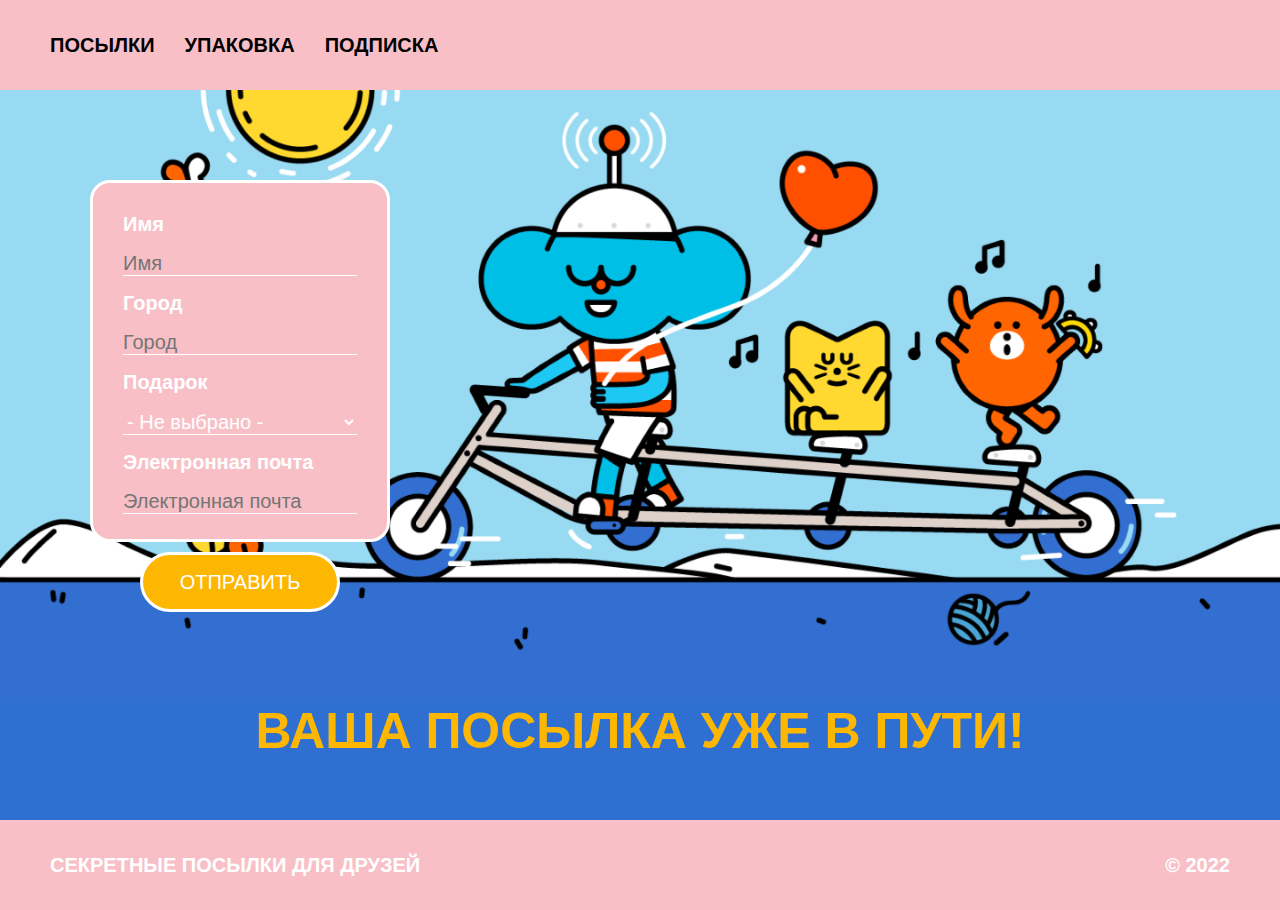
<file: 8_practice/index.html>
<!DOCTYPE html>
<html lang="en">
<head>
    <meta charset="UTF-8">
    <meta http-equiv="X-UA-Compatible" content="IE=edge">
    <meta name="viewport" content="width=device-width, initial-scale=1.0">
    <title>Form</title>
    <link rel="stylesheet" href="styles.css">
</head>
<body>
    <header class="pink upper">
        <nav class="menu">
            <ul class="topmenu">
                <li><a href="#">меню</a>
                    <ul class="submenu">
                        <li><a href="#">посылки</a></li>
                        <li><a href="#">упаковка</a></li>
                        <li><a href="#">подписка</a></li>
                    </ul>
                </li>
            </ul>
        </nav>
    </header>

    <main>
        <section class="for-form">
            <form class="form" action="https://formspree.io/f/meqdlqno" method="post">
                <div class="form-box pink">
                    <div class="form-row pink">
                        <label for="name">Имя</label>
                        <input class="pink" id="name" name="name" type="text" placeholder="Имя" >
                    </div>
                    <div class="form-row pink" >
                        <label for="city">Город</label>
                        <input class="pink" id="city" name="city" type="text" placeholder="Город">
                    </div>
                    <div class="form-row pink">
                        <label for="gift">Подарок</label>
                        <select class="pink" id="gift" name="gift">
                            <option value="no" selected>- Не выбрано -</option>
                            <option value="book">Книга в твердом переплете</option>
                            <option value="box">Подарочный бокс</option>
                            <option value="toy">Мягкая игрушка</option>
                            <option value="fruit">Фруктовый букет</option>
                        </select>
                    </div>
                    <div class="form-row">
                        <label for="email">Электронная почта</label>
                        <input class="pink" id="email" name="email" type="email" placeholder="Электронная почта">
                    </div>
                </div>
                <div class="button-box">
                    <button class="button upper" type="submit" value="send">Отправить</button>
                </div>
            </form>
        </section>
        
        <section class="answer upper">
            <p>ваша посылка уже в пути!</p>
        </section>
    </main>

    <footer class="pink upper">
        <p>секретные посылки для друзей</p>
        <p>© 2022</p>
    </footer>
</body>
</html>
</file>
<file: 1_practice/styles.css>
* {
    margin: 0;
	padding: 0;
}
.page {
    max-width: 1440px;
    height: 2471px;
    background-color: aqua;
    margin: 0 auto;
    padding: 96px 65px 91px 65px;
    font-family:'Times New Roman', Times, sans-serif;
}

h1, h2 {
    background-color: black;
    color: white;
}

h1 {
    font-size: 50px;
}

h2 {
    font-size: 40px;    
}

p, a {
    font-size: 25px;
}
a {
    color: #0000FF;
}

img {
    width: 600px;
}

.footer {
    margin-bottom: 165px;
}
</file>
<file: 2_practice/styles.css>
* {
    margin: 0;
	padding: 0;
    box-sizing: border-box;
}
.page {
    margin: 0 auto;
    padding: 45px 65px;
    font-family:'Times New Roman', Times, sans-serif;
    font-weight: bold;
}
h1, h2 {
    background-color: black;
    color: white;
    margin: 50px 0px;
}
h1 {
    font-size: 50px;
}
h2 {
    font-size: 40px;    
}
p, a {
    font-size: 25px;    
    margin: 40px 0px;
}
ul {
    margin-left: 15px;
}
img {
    width: 700px;
    margin: 0px 0px 40px 0px;
}
</file>
<file: 3_practice/styles.css>
* {
    margin: 0;
    padding: 0;
    box-sizing: border-box;
}

.page {
    font-family: Helvetica, Arial, sans-serif;
}

.header {
    padding: 80px;
    color: white;
    font-size: 50px;
    font-weight: bold;
}

.yellow {
    background-color: #E5E000;
}

.image {
    height: 1080px;
    background-image: url(images/img.png);
    background-size: cover;
}

.links {
    padding: 35px 80px;
}

.links a {
    color: white;
    font-size: 25px;
}

.about {
    font-size: 50px;
    margin: 80px;
}

.about p {
    margin: 1em 0;
}

.about p:first-of-type {
    font-weight: bold;
}

.footer {
    display: flex;
    height: 200px;
    justify-content: space-between;
    align-items: center;
    padding: 0 80px;
}

.info {
    font-size: 50px;
    font-weight: bold;
    color: white;
}
</file>
<file: 4_practice/styles.css>
* {
    margin: 0;
    padding: 0;
    box-sizing: border-box;
}

.page {
    font-size: 20px;
    font-family: Helvetica, Arial, sans-serif;
}

.red {
    background-color: #FE1A19;
    color: white;
    font-weight: bold;
    height: 60px;
    padding: 20px;
}

.content {
    display: flex;
    justify-content: space-evenly;
    align-items: center;
    padding: 50px;
}

.content div {
    border: 5px solid #E5E000;
    border-radius: 30px;
    padding: 33px;
    width: 400px;
}

.content div p {
    margin-top: 20px;
}

ul {
    margin-top: 20px;
    list-style-type: none;
}

.content div p:first-of-type {
    margin-top: 0;
    margin-bottom: 40px;
    font-weight: bold;
}
</file>
<file: 5_practice/styles.css>
* {
    margin: 0;
    padding: 0;
    box-sizing: border-box;
}

body {
    font-family: Arial, Helvetica, sans-serif;
    font-size: 25px;
}

.header {
    width: 100%;
    height: 140px;
    padding: 50px;
    display: flex;
    justify-content: space-between;
    position: fixed;
    top: 0;
    background-color: white;
    color: #E50043;
    font-size: 50px;
}

.content {
    width: 1040px;
    margin: 0 auto;
}

.menu > li {
    display: inline;
}

a:link, a:visited {
    color: #E50043;
    text-decoration: none;
}

a:hover {
    text-decoration: underline;
}

.hero {
    margin-top: 140px;
    display: flex;
    justify-content: center;
    align-items: center;
    height: 950px;
    background: url(images/evian_origins_logo.jpg);
    background-size: cover;
    font-size: 100px;
    color: #E50043;
}

.info-block {
    border: 3px solid #F8BFC7;
    border-radius: 20px;
    margin: 150px 0;
}

.info-block > p, .info-block > div > p {
    margin: 30px 30px;
}

.products {
    display: flex;
    justify-content: space-between;
    text-align: center;
}

.products > div > p {
    padding-top: 50px;
}

.info-2 {
    display: flex;
    flex-direction: row;
}

.info-2 > img {
    margin: auto 80px;
}

.footer {
    background: #F8BFC7;
    font-size: 50px;
    color: white;
    padding: 50px;
}
</file>
<file: 6_practice/styles.css>
* {
    margin: 0;
    padding: 0;
    box-sizing: border-box;
}

body {
    font-family: Helvetica, Arial, sans-serif;
    font-weight: bold;
}

.blue {
    background-color: #0000FF;
    color: #FFFFFF;
}

.header, .footer {
    height: 100px;
    font-size: 25px;
    padding: 35px 30px;
}

.content {
    display: flex;
    justify-content: center;
    align-items: center;
}

.article {
    display: flex;
    justify-content: center;
    align-items: center;
    text-align: center;
    border: 5px solid #000000;
}

/* Макет для мобильных*/
@media only screen and (max-width: 844px) {
    .content {
        flex-wrap: nowrap;
        flex-direction: column;
    }
    .article {
        width: 330px;
        height: 165px;
        margin: 20px auto;
        font-size: 25px;
    }
    .footer > p:last-of-type {
        display: none;
    }
}

/* Макет для десктопов*/
@media only screen and (min-width: 845px) {
    .content {
        flex-wrap: wrap;
        max-width: 1440px;
        margin: 100px auto;
    }
    .article {
        width: 600px;
        height: 300px;
        margin: 20px;
        font-size: 50px;
    }
    .footer {
        display: flex;
        justify-content: space-between;
    }
}
</file>
<file: 7_practice/styles.css>
* {
    margin: 0;
    padding: 0;
    box-sizing: border-box;
    font-family: 'Times New Roman', Times, serif
}

.yellow {
    background: #FFE138;
    font-size: 50px;
    text-transform: uppercase;
    height: 160px;
    display: flex;
    justify-content: center;
    align-items: center;
}

.content {
    display: flex;
    justify-content: space-around;
    align-items: flex-start;
    font-size: 25px;
    padding: 45px;
    min-height: calc(100vh - 2*160px);
}

.block {
    display: flex;
    flex-wrap: wrap;
    border: 1px solid #000000;
    margin: 25px;
}

.block > img {
    width: 100%;
}

.text {
    padding: 30px;
}

.text > p:first-of-type {
    font-weight: bold;
    margin-bottom: 30px;
}

/* Макет для мобильных*/
@media only screen and (max-width: 900px) {
    .content {
        flex-wrap: wrap;
    }
}

/* Макет для десктопов*/
@media only screen and (min-width: 845px) {
    .content {
        flex-wrap: nowrap;
    }
    .block {
        width: 33.3%;
    }
}
</file>
<file: 8_practice/styles.css>
* {
    margin: 0;
    padding: 0;
    box-sizing: border-box;
    font-family: Helvetica, Arial, sans-serif;
    font-size: 20px;
}

.pink {
    background-color: #F8BFC7;
    color: white;
    font-weight: bold;
}

header, footer {
    height: 90px;
}

footer {
    display: flex;
    justify-content: space-between;
    align-items: center;
    padding: 33px 50px;
}

.menu {
    height: 100%;
    display: flex;
    align-items: center;
}

.menu * {
    list-style-type: none;
    text-decoration: none;
    color: black;
}

main {
    min-height: calc(100vh - 2*90px);
    display: flex;
    flex-direction: column;
}

.for-form {
    min-height: calc(44vw);
    background: url(images/background_2x.png) no-repeat;
    background-position: center;
    background-size: cover;
    display: flex;
    padding: 90px;
}

.form {
    display: inline-flex;
    flex-direction: column;
    align-items: center;
}

.form-box {
    padding: 30px;
    border: 3px solid #FFFFFF;
    border-radius: 20px;
    width: 300px;
    height: 362px;
}

.form-row > * {
    display: block;
    margin-bottom: 16px;
}

.form-row input, .form-row select {
    font-weight: normal;
    border: 0px;
    border-bottom: 1px solid #FFFFFF;
    width: 100%;
}

.button {
    margin-top: 10px;
    width: 200px;
    height: 60px;
    background: #FEB700;
    border: 3px solid #FFFFFF;
    border-radius: 30px;
    color: white;
}

.button:hover {
    background: #ffd05a;
}

.answer {
    height: 200px;
    background: #2f6fd2;
    color: #FEB700;
    display: flex;
    justify-content: center;
    align-items: center;
    text-align: center;
    flex: 1;
    padding: 0 30px;
    padding-bottom: 60px;
}

.answer p {
    font-size: 50px;
    font-weight: bold;
}

.upper {
    text-transform: uppercase;
}

/* Макет для мобильных */
@media only screen and (max-width: 600px) {
    .submenu {
        display: none;
    }
    .topmenu {
        padding: 33px 50px;
    }
    .topmenu:hover .submenu {
        position: absolute;
        top: 89px;
        left: 0;
        display: flex;
        flex-direction: column;
        background-color: #F8BFC7;
        padding: 10px;
        padding-left: 50px;
    }
    .topmenu:hover .submenu > li:hover {
        text-decoration: underline;
    }
    .topmenu:hover .submenu > li {
        margin-bottom: 10px;
    }
    .for-form {
        justify-content: center;
    }
    footer > :last-child {
        display: none;
    }
    
}
  
/* Макет для десктопов */
@media only screen and (min-width: 601px) {
    .topmenu > li > a{
        display: none;
    }
    .submenu {
        display: flex;
        padding: 33px 50px;
    }
    .submenu >li:hover{
        text-decoration: underline;
    }
    .submenu li {
        margin-right: 30px;
    }
    .for-form {
        justify-content: flex-start;
    }
}
</file>
